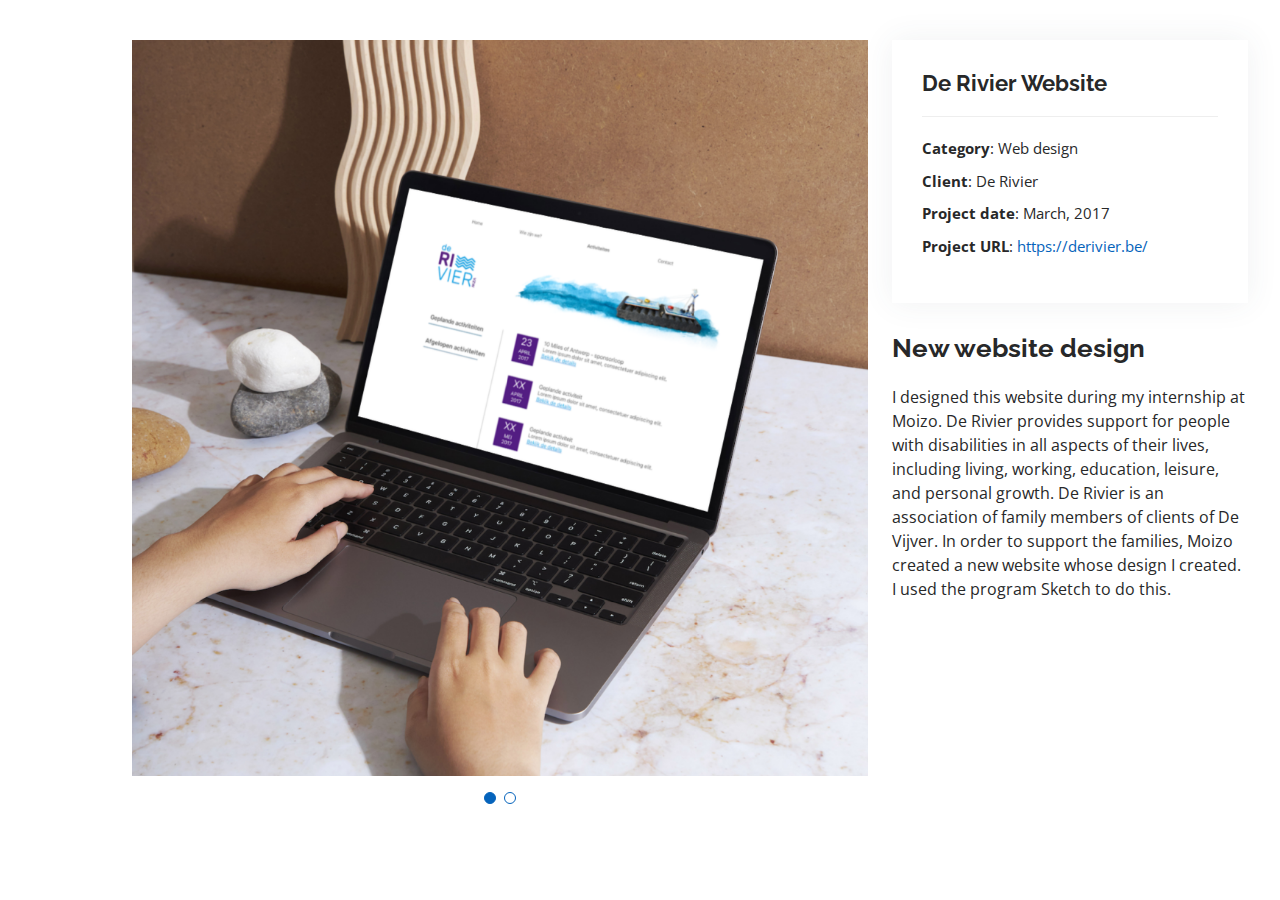
<file: portfolio-details/details_de_rivier_website.html>
<!DOCTYPE html>
<html lang="en">

<head>
  <meta charset="utf-8">
  <meta content="width=device-width, initial-scale=1.0" name="viewport">

  <title>Portfolio Details - Personal Bootstrap Template</title>
  <meta content="" name="description">
  <meta content="" name="keywords">

  <!-- Favicons -->
  <link href="../assets/img/favicon.png" rel="icon">
  <link href="../assets/img/apple-touch-icon.png" rel="apple-touch-icon">

  <!-- Google Fonts -->
  <link href="https://fonts.googleapis.com/css?family=Open+Sans:300,300i,400,400i,600,600i,700,700i|Raleway:300,300i,400,400i,500,500i,600,600i,700,700i|Poppins:300,300i,400,400i,500,500i,600,600i,700,700i" rel="stylesheet">

  <!-- Vendor CSS Files -->
  <link href="../assets/vendor/aos/aos.css" rel="stylesheet">
  <link href="../assets/vendor/bootstrap/css/bootstrap.min.css" rel="stylesheet">
  <link href="../assets/vendor/bootstrap-icons/bootstrap-icons.css" rel="stylesheet">
  <link href="../assets/vendor/boxicons/css/boxicons.min.css" rel="stylesheet">
  <link href="../assets/vendor/glightbox/css/glightbox.min.css" rel="stylesheet">
  <link href="../assets/vendor/swiper/swiper-bundle.min.css" rel="stylesheet">

  <!-- Template Main CSS File -->
  <link href="../assets/css/style.css" rel="stylesheet">

</head>

<body>

  <main id="main">

    <!-- ======= Portfolio Details Section ======= -->
    <section id="portfolio-details" class="portfolio-details">
      <div class="container">

        <div class="row gy-4">

          <div class="col-lg-8">
            <div class="portfolio-details-slider swiper">
              <div class="swiper-wrapper align-items-center">
                <div class="swiper-slide">
                  <img src="../assets/img/portfolio/derivier_web_design.png" alt="">
                </div>
                <div class="swiper-slide">
                  <img src="../assets/img/portfolio/derivier_mockup.png" alt="">
                </div>
              </div>
              <div class="swiper-pagination"></div>
            </div>
          </div>

          <div class="col-lg-4">
            <div class="portfolio-info">
              <h3>De Rivier Website</h3>
              <ul>
                <li><strong>Category</strong>: Web design</li>
                <li><strong>Client</strong>: De Rivier</li>
                <li><strong>Project date</strong>: March, 2017</li>
                <li><strong>Project URL</strong>: <a href="#">https://derivier.be/</a></li>
              </ul>
            </div>
            <div class="portfolio-description">
              <h2>New website design</h2>
              <p>
                I designed this website during my internship at Moizo. De Rivier provides support for people with disabilities in all aspects of their lives, including living, working, education, leisure, and personal growth. De Rivier is an association of family members of clients of De Vijver. In order to support the families, Moizo created a new website whose design I created. I used the program Sketch to do this.
            </div>
          </div>

        </div>

      </div>
    </section><!-- End Portfolio Details Section -->

  </main><!-- End #main -->

  <div id="preloader"></div>
  <a href="#" class="back-to-top d-flex align-items-center justify-content-center"><i class="bi bi-arrow-up-short"></i></a>

  <!-- Vendor JS Files -->
  <script src="../assets/vendor/purecounter/purecounter_vanilla.js"></script>
  <script src="../assets/vendor/aos/aos.js"></script>
  <script src="../assets/vendor/bootstrap/js/bootstrap.bundle.min.js"></script>
  <script src="../assets/vendor/glightbox/js/glightbox.min.js"></script>
  <script src="../assets/vendor/isotope-layout/isotope.pkgd.min.js"></script>
  <script src="../assets/vendor/swiper/swiper-bundle.min.js"></script>
  <script src="../assets/vendor/typed.js/typed.min.js"></script>
  <script src="../assets/vendor/waypoints/noframework.waypoints.js"></script>

  <!-- Template Main JS File -->
  <script src="../assets/js/main.js"></script>

</body>

</html>
</file>
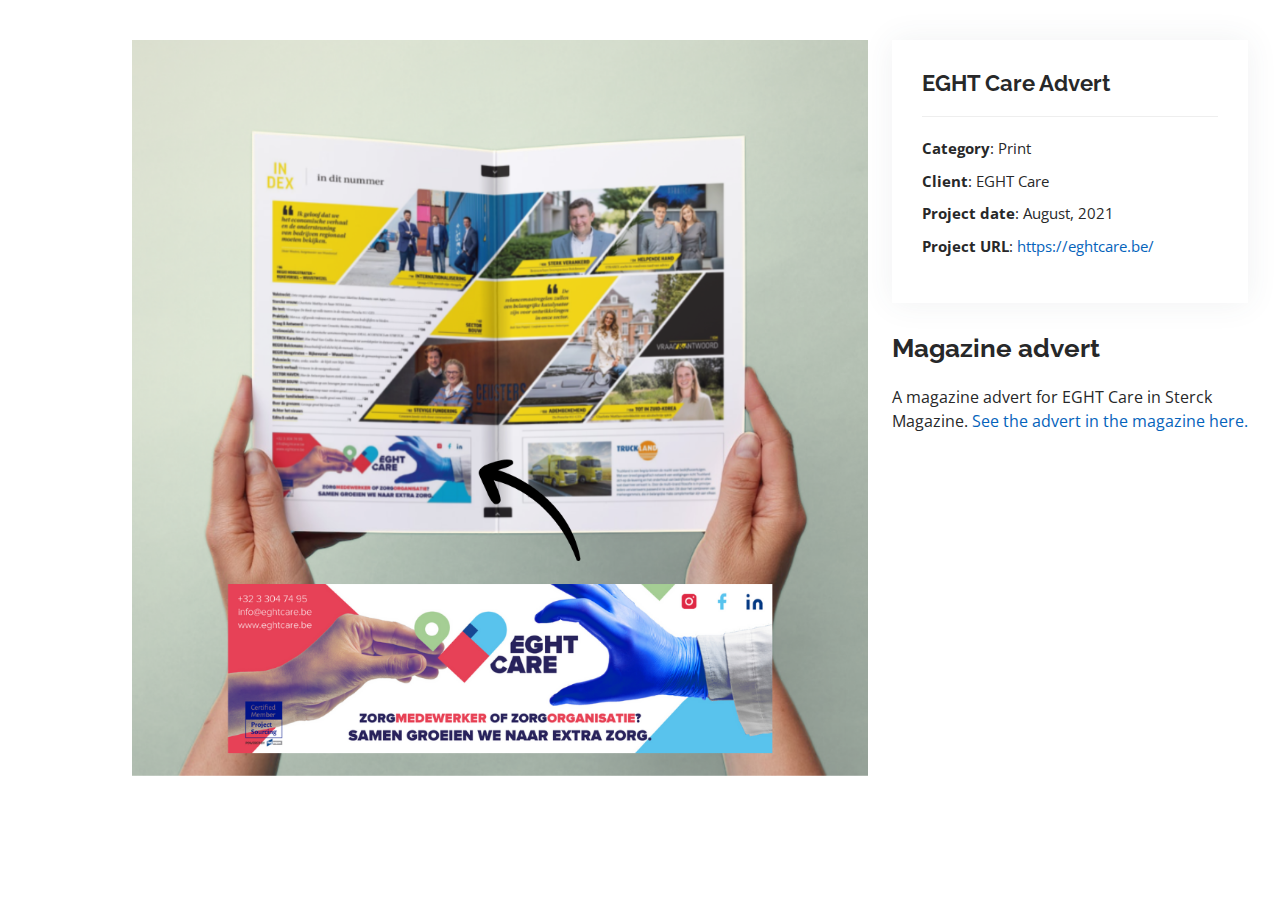
<file: portfolio-details/details_eght_care.html>
<!DOCTYPE html>
<html lang="en">

<head>
  <meta charset="utf-8">
  <meta content="width=device-width, initial-scale=1.0" name="viewport">

  <title>Portfolio Details - Personal Bootstrap Template</title>
  <meta content="" name="description">
  <meta content="" name="keywords">

  <!-- Favicons -->
  <link href="../assets/img/favicon.png" rel="icon">
  <link href="../assets/img/apple-touch-icon.png" rel="apple-touch-icon">

  <!-- Google Fonts -->
  <link href="https://fonts.googleapis.com/css?family=Open+Sans:300,300i,400,400i,600,600i,700,700i|Raleway:300,300i,400,400i,500,500i,600,600i,700,700i|Poppins:300,300i,400,400i,500,500i,600,600i,700,700i" rel="stylesheet">

  <!-- Vendor CSS Files -->
  <link href="../assets/vendor/aos/aos.css" rel="stylesheet">
  <link href="../assets/vendor/bootstrap/css/bootstrap.min.css" rel="stylesheet">
  <link href="../assets/vendor/bootstrap-icons/bootstrap-icons.css" rel="stylesheet">
  <link href="../assets/vendor/boxicons/css/boxicons.min.css" rel="stylesheet">
  <link href="../assets/vendor/glightbox/css/glightbox.min.css" rel="stylesheet">
  <link href="../assets/vendor/swiper/swiper-bundle.min.css" rel="stylesheet">

  <!-- Template Main CSS File -->
  <link href="../assets/css/style.css" rel="stylesheet">

</head>

<body>

  <main id="main">

    <!-- ======= Portfolio Details Section ======= -->
    <section id="portfolio-details" class="portfolio-details">
      <div class="container">

        <div class="row gy-4">

          <div class="col-lg-8">
            <div class="portfolio-details-slider swiper">
              <div class="swiper-wrapper align-items-center">
                  <img src="../assets/img/portfolio/EGHT Care advert mock up.png" alt="">
              </div>
            </div>
          </div>

          <div class="col-lg-4">
            <div class="portfolio-info">
              <h3>EGHT Care Advert</h3>
              <ul>
                <li><strong>Category</strong>: Print</li>
                <li><strong>Client</strong>: EGHT Care</li>
                <li><strong>Project date</strong>: August, 2021</li>
                <li><strong>Project URL</strong>: <a href="#">https://eghtcare.be/</a></li>
              </ul>
            </div>
            <div class="portfolio-description">
              <h2>Magazine advert</h2>
              <p>
                A magazine advert for EGHT Care in Sterck Magazine. <a href="https://magazine.knack.be/makr/epaper/OY/2021/3/y2eZ64WVvaDQa/RgoH9bGsfWYOxIACBLAl9YpeNnKxQ%253D/3DI/html5/index.html">See the advert in the magazine here.</a>
              </p>
            </div>
          </div>

        </div>

      </div>
    </section><!-- End Portfolio Details Section -->

  </main><!-- End #main -->

  <div id="preloader"></div>
  <a href="#" class="back-to-top d-flex align-items-center justify-content-center"><i class="bi bi-arrow-up-short"></i></a>

  <!-- Vendor JS Files -->
  <script src="../assets/vendor/purecounter/purecounter_vanilla.js"></script>
  <script src="../assets/vendor/aos/aos.js"></script>
  <script src="../assets/vendor/bootstrap/js/bootstrap.bundle.min.js"></script>
  <script src="../assets/vendor/glightbox/js/glightbox.min.js"></script>
  <script src="../assets/vendor/isotope-layout/isotope.pkgd.min.js"></script>
  <script src="../assets/vendor/swiper/swiper-bundle.min.js"></script>
  <script src="../assets/vendor/typed.js/typed.min.js"></script>
  <script src="../assets/vendor/waypoints/noframework.waypoints.js"></script>

  <!-- Template Main JS File -->
  <script src="../assets/js/main.js"></script>

</body>

</html>
</file>
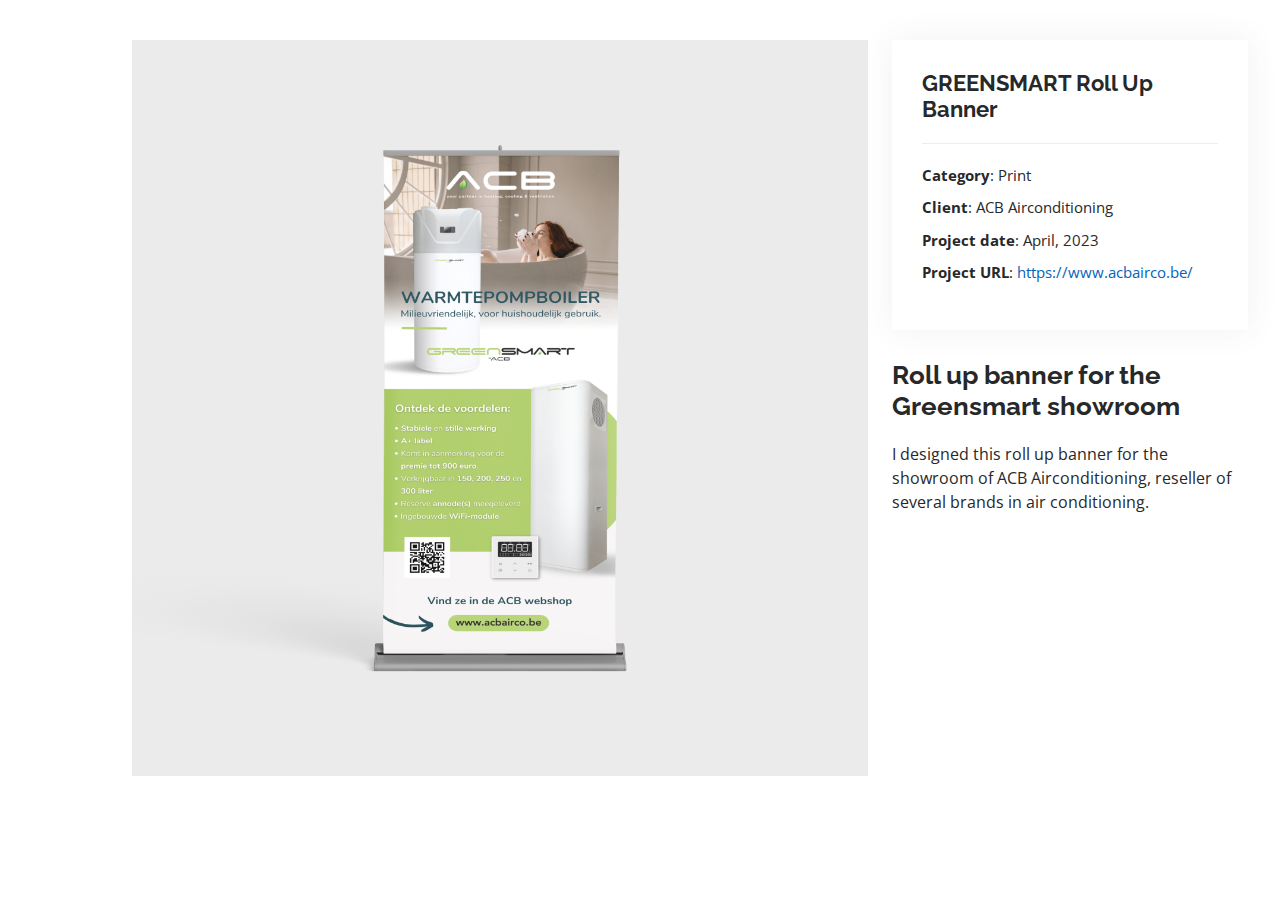
<file: portfolio-details/details_greensmart.html>
<!DOCTYPE html>
<html lang="en">

<head>
  <meta charset="utf-8">
  <meta content="width=device-width, initial-scale=1.0" name="viewport">

  <title>Portfolio Details - Personal Bootstrap Template</title>
  <meta content="" name="description">
  <meta content="" name="keywords">

  <!-- Favicons -->
  <link href="../assets/img/favicon.png" rel="icon">
  <link href="../assets/img/apple-touch-icon.png" rel="apple-touch-icon">

  <!-- Google Fonts -->
  <link href="https://fonts.googleapis.com/css?family=Open+Sans:300,300i,400,400i,600,600i,700,700i|Raleway:300,300i,400,400i,500,500i,600,600i,700,700i|Poppins:300,300i,400,400i,500,500i,600,600i,700,700i" rel="stylesheet">

  <!-- Vendor CSS Files -->
  <link href="../assets/vendor/aos/aos.css" rel="stylesheet">
  <link href="../assets/vendor/bootstrap/css/bootstrap.min.css" rel="stylesheet">
  <link href="../assets/vendor/bootstrap-icons/bootstrap-icons.css" rel="stylesheet">
  <link href="../assets/vendor/boxicons/css/boxicons.min.css" rel="stylesheet">
  <link href="../assets/vendor/glightbox/css/glightbox.min.css" rel="stylesheet">
  <link href="../assets/vendor/swiper/swiper-bundle.min.css" rel="stylesheet">

  <!-- Template Main CSS File -->
  <link href="../assets/css/style.css" rel="stylesheet">

</head>

<body>

  <main id="main">

    <!-- ======= Portfolio Details Section ======= -->
    <section id="portfolio-details" class="portfolio-details">
      <div class="container">

        <div class="row gy-4">

          <div class="col-lg-8">
            <div class="portfolio-details-slider swiper">
              <div class="swiper-wrapper align-items-center">
                  <img src="../assets/img/portfolio/GREENSMART mock up.png" alt="">
              </div>
            </div>
          </div>

          <div class="col-lg-4">
            <div class="portfolio-info">
              <h3>GREENSMART Roll Up Banner</h3>
              <ul>
                <li><strong>Category</strong>: Print</li>
                <li><strong>Client</strong>: ACB Airconditioning</li>
                <li><strong>Project date</strong>: April, 2023</li>
                <li><strong>Project URL</strong>: <a href="#">https://www.acbairco.be/</a></li>
              </ul>
            </div>
            <div class="portfolio-description">
              <h2>Roll up banner for the Greensmart showroom</h2>
              <p>
               I designed this roll up banner for the showroom of ACB Airconditioning, reseller of several brands in air conditioning.
              </p>
            </div>
          </div>

        </div>

      </div>
    </section><!-- End Portfolio Details Section -->

  </main><!-- End #main -->

  <div id="preloader"></div>
  <a href="#" class="back-to-top d-flex align-items-center justify-content-center"><i class="bi bi-arrow-up-short"></i></a>

  <!-- Vendor JS Files -->
  <script src="../assets/vendor/purecounter/purecounter_vanilla.js"></script>
  <script src="../assets/vendor/aos/aos.js"></script>
  <script src="../assets/vendor/bootstrap/js/bootstrap.bundle.min.js"></script>
  <script src="../assets/vendor/glightbox/js/glightbox.min.js"></script>
  <script src="../assets/vendor/isotope-layout/isotope.pkgd.min.js"></script>
  <script src="../assets/vendor/swiper/swiper-bundle.min.js"></script>
  <script src="../assets/vendor/typed.js/typed.min.js"></script>
  <script src="../assets/vendor/waypoints/noframework.waypoints.js"></script>

  <!-- Template Main JS File -->
  <script src="../assets/js/main.js"></script>

</body>

</html>
</file>
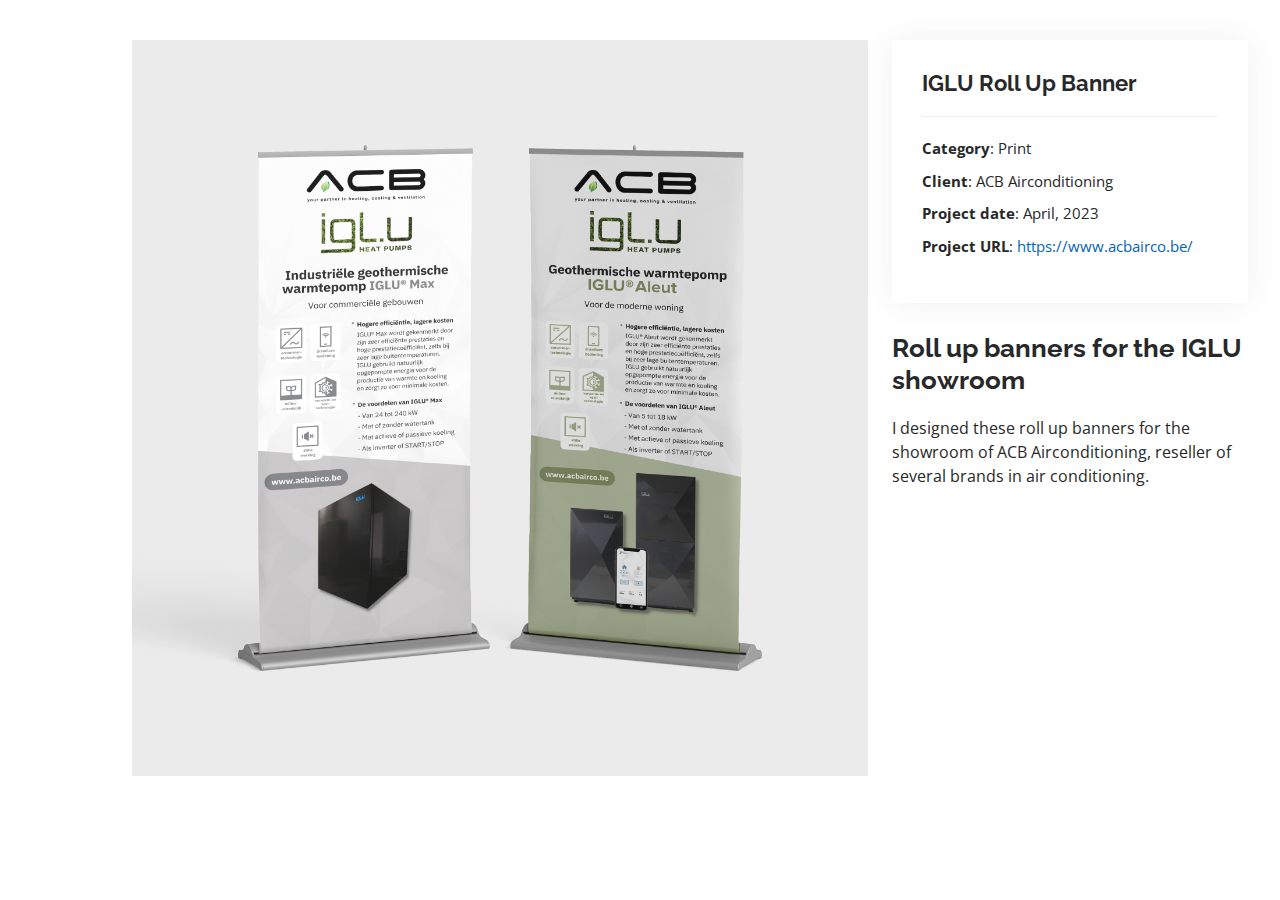
<file: portfolio-details/details_iglu.html>
<!DOCTYPE html>
<html lang="en">

<head>
  <meta charset="utf-8">
  <meta content="width=device-width, initial-scale=1.0" name="viewport">

  <title>Portfolio Details - Personal Bootstrap Template</title>
  <meta content="" name="description">
  <meta content="" name="keywords">

  <!-- Favicons -->
  <link href="../assets/img/favicon.png" rel="icon">
  <link href="../assets/img/apple-touch-icon.png" rel="apple-touch-icon">

  <!-- Google Fonts -->
  <link href="https://fonts.googleapis.com/css?family=Open+Sans:300,300i,400,400i,600,600i,700,700i|Raleway:300,300i,400,400i,500,500i,600,600i,700,700i|Poppins:300,300i,400,400i,500,500i,600,600i,700,700i" rel="stylesheet">

  <!-- Vendor CSS Files -->
  <link href="../assets/vendor/aos/aos.css" rel="stylesheet">
  <link href="../assets/vendor/bootstrap/css/bootstrap.min.css" rel="stylesheet">
  <link href="../assets/vendor/bootstrap-icons/bootstrap-icons.css" rel="stylesheet">
  <link href="../assets/vendor/boxicons/css/boxicons.min.css" rel="stylesheet">
  <link href="../assets/vendor/glightbox/css/glightbox.min.css" rel="stylesheet">
  <link href="../assets/vendor/swiper/swiper-bundle.min.css" rel="stylesheet">

  <!-- Template Main CSS File -->
  <link href="../assets/css/style.css" rel="stylesheet">

</head>

<body>

  <main id="main">

    <!-- ======= Portfolio Details Section ======= -->
    <section id="portfolio-details" class="portfolio-details">
      <div class="container">

        <div class="row gy-4">

          <div class="col-lg-8">
            <div class="portfolio-details-slider swiper">
              <div class="swiper-wrapper align-items-center">
                  <img src="../assets/img/portfolio/IGLU mock ups.png" alt="">
              </div>
            </div>
          </div>

          <div class="col-lg-4">
            <div class="portfolio-info">
              <h3>IGLU Roll Up Banner</h3>
              <ul>
                <li><strong>Category</strong>: Print</li>
                <li><strong>Client</strong>: ACB Airconditioning</li>
                <li><strong>Project date</strong>: April, 2023</li>
                <li><strong>Project URL</strong>: <a href="#">https://www.acbairco.be/</a></li>
              </ul>
            </div>
            <div class="portfolio-description">
              <h2>Roll up banners for the IGLU showroom</h2>
              <p>
                I designed these roll up banners for the showroom of ACB Airconditioning, reseller of several brands in air conditioning.
              </p>
            </div>
          </div>

        </div>

      </div>
    </section><!-- End Portfolio Details Section -->

  </main><!-- End #main -->

  <div id="preloader"></div>
  <a href="#" class="back-to-top d-flex align-items-center justify-content-center"><i class="bi bi-arrow-up-short"></i></a>

  <!-- Vendor JS Files -->
  <script src="../assets/vendor/purecounter/purecounter_vanilla.js"></script>
  <script src="../assets/vendor/aos/aos.js"></script>
  <script src="../assets/vendor/bootstrap/js/bootstrap.bundle.min.js"></script>
  <script src="../assets/vendor/glightbox/js/glightbox.min.js"></script>
  <script src="../assets/vendor/isotope-layout/isotope.pkgd.min.js"></script>
  <script src="../assets/vendor/swiper/swiper-bundle.min.js"></script>
  <script src="../assets/vendor/typed.js/typed.min.js"></script>
  <script src="../assets/vendor/waypoints/noframework.waypoints.js"></script>

  <!-- Template Main JS File -->
  <script src="../assets/js/main.js"></script>

</body>

</html>
</file>
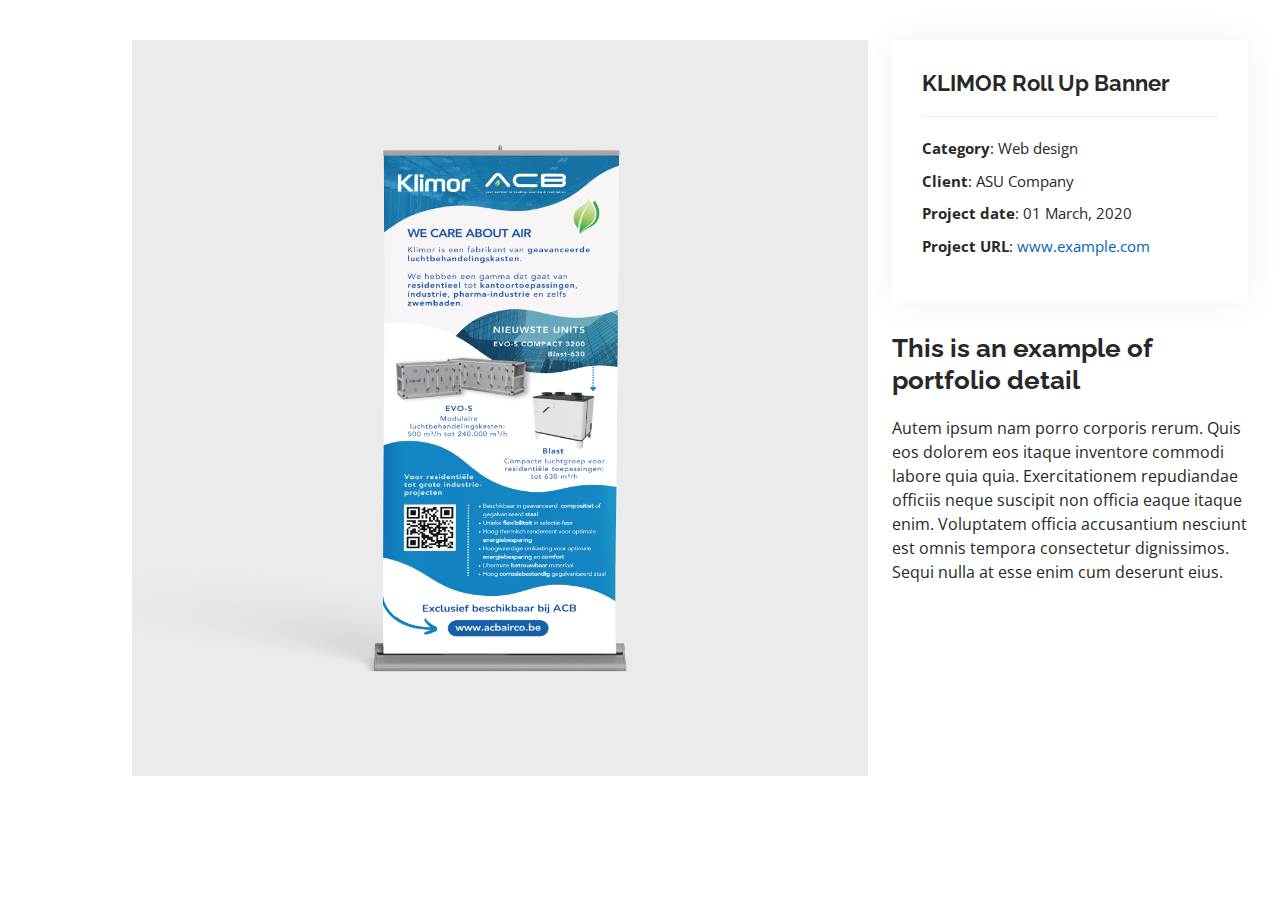
<file: portfolio-details/details_klimor.html>
<!DOCTYPE html>
<html lang="en">

<head>
  <meta charset="utf-8">
  <meta content="width=device-width, initial-scale=1.0" name="viewport">

  <title>Portfolio Details - Personal Bootstrap Template</title>
  <meta content="" name="description">
  <meta content="" name="keywords">

  <!-- Favicons -->
  <link href="../assets/img/favicon.png" rel="icon">
  <link href="../assets/img/apple-touch-icon.png" rel="apple-touch-icon">

  <!-- Google Fonts -->
  <link href="https://fonts.googleapis.com/css?family=Open+Sans:300,300i,400,400i,600,600i,700,700i|Raleway:300,300i,400,400i,500,500i,600,600i,700,700i|Poppins:300,300i,400,400i,500,500i,600,600i,700,700i" rel="stylesheet">

  <!-- Vendor CSS Files -->
  <link href="../assets/vendor/aos/aos.css" rel="stylesheet">
  <link href="../assets/vendor/bootstrap/css/bootstrap.min.css" rel="stylesheet">
  <link href="../assets/vendor/bootstrap-icons/bootstrap-icons.css" rel="stylesheet">
  <link href="../assets/vendor/boxicons/css/boxicons.min.css" rel="stylesheet">
  <link href="../assets/vendor/glightbox/css/glightbox.min.css" rel="stylesheet">
  <link href="../assets/vendor/swiper/swiper-bundle.min.css" rel="stylesheet">

  <!-- Template Main CSS File -->
  <link href="../assets/css/style.css" rel="stylesheet">

</head>

<body>

  <main id="main">

    <!-- ======= Portfolio Details Section ======= -->
    <section id="portfolio-details" class="portfolio-details">
      <div class="container">

        <div class="row gy-4">

          <div class="col-lg-8">
            <div class="portfolio-details-slider swiper">
              <div class="swiper-wrapper align-items-center">
                <div class="swiper-slide">
                  <img src="../assets/img/portfolio/KLIMOR mock up.png" alt="">
                </div>
              </div>
              <div class="swiper-pagination"></div>
            </div>
          </div>

          <div class="col-lg-4">
            <div class="portfolio-info">
              <h3>KLIMOR Roll Up Banner</h3>
              <ul>
                <li><strong>Category</strong>: Web design</li>
                <li><strong>Client</strong>: ASU Company</li>
                <li><strong>Project date</strong>: 01 March, 2020</li>
                <li><strong>Project URL</strong>: <a href="#">www.example.com</a></li>
              </ul>
            </div>
            <div class="portfolio-description">
              <h2>This is an example of portfolio detail</h2>
              <p>
                Autem ipsum nam porro corporis rerum. Quis eos dolorem eos itaque inventore commodi labore quia quia. Exercitationem repudiandae officiis neque suscipit non officia eaque itaque enim. Voluptatem officia accusantium nesciunt est omnis tempora consectetur dignissimos. Sequi nulla at esse enim cum deserunt eius.
              </p>
            </div>
          </div>

        </div>

      </div>
    </section><!-- End Portfolio Details Section -->

  </main><!-- End #main -->

  <div id="preloader"></div>
  <a href="#" class="back-to-top d-flex align-items-center justify-content-center"><i class="bi bi-arrow-up-short"></i></a>

  <!-- Vendor JS Files -->
  <script src="../assets/vendor/purecounter/purecounter_vanilla.js"></script>
  <script src="../assets/vendor/aos/aos.js"></script>
  <script src="../assets/vendor/bootstrap/js/bootstrap.bundle.min.js"></script>
  <script src="../assets/vendor/glightbox/js/glightbox.min.js"></script>
  <script src="../assets/vendor/isotope-layout/isotope.pkgd.min.js"></script>
  <script src="../assets/vendor/swiper/swiper-bundle.min.js"></script>
  <script src="../assets/vendor/typed.js/typed.min.js"></script>
  <script src="../assets/vendor/waypoints/noframework.waypoints.js"></script>

  <!-- Template Main JS File -->
  <script src="../assets/js/main.js"></script>

</body>

</html>
</file>
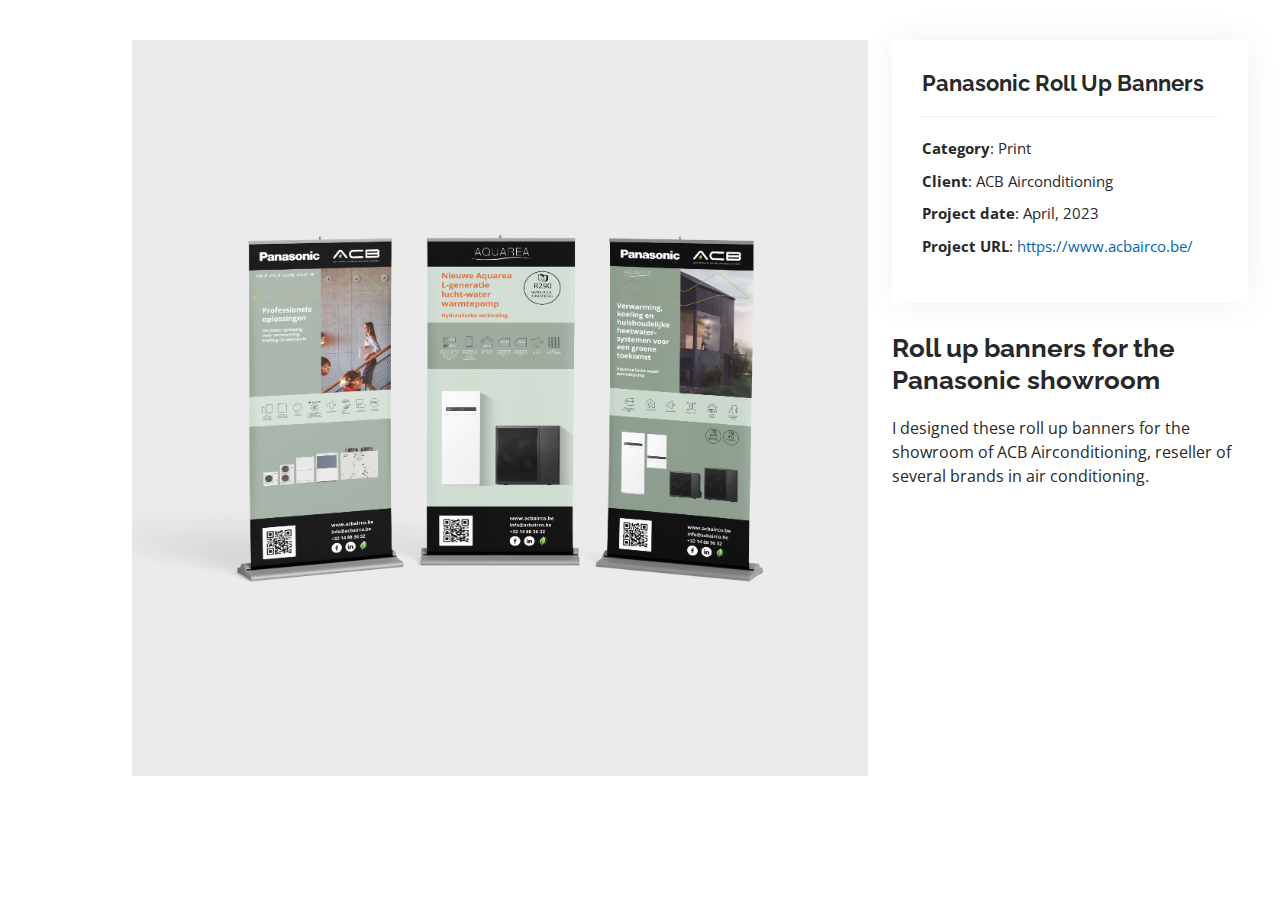
<file: portfolio-details/details_panasonic.html>
<!DOCTYPE html>
<html lang="en">

<head>
  <meta charset="utf-8">
  <meta content="width=device-width, initial-scale=1.0" name="viewport">

  <title>Portfolio Details - Personal Bootstrap Template</title>
  <meta content="" name="description">
  <meta content="" name="keywords">

  <!-- Favicons -->
  <link href="../assets/img/favicon.png" rel="icon">
  <link href="../assets/img/apple-touch-icon.png" rel="apple-touch-icon">

  <!-- Google Fonts -->
  <link href="https://fonts.googleapis.com/css?family=Open+Sans:300,300i,400,400i,600,600i,700,700i|Raleway:300,300i,400,400i,500,500i,600,600i,700,700i|Poppins:300,300i,400,400i,500,500i,600,600i,700,700i" rel="stylesheet">

  <!-- Vendor CSS Files -->
  <link href="../assets/vendor/aos/aos.css" rel="stylesheet">
  <link href="../assets/vendor/bootstrap/css/bootstrap.min.css" rel="stylesheet">
  <link href="../assets/vendor/bootstrap-icons/bootstrap-icons.css" rel="stylesheet">
  <link href="../assets/vendor/boxicons/css/boxicons.min.css" rel="stylesheet">
  <link href="../assets/vendor/glightbox/css/glightbox.min.css" rel="stylesheet">
  <link href="../assets/vendor/swiper/swiper-bundle.min.css" rel="stylesheet">

  <!-- Template Main CSS File -->
  <link href="../assets/css/style.css" rel="stylesheet">

</head>

<body>

  <main id="main">

    <!-- ======= Portfolio Details Section ======= -->
    <section id="portfolio-details" class="portfolio-details">
      <div class="container">

        <div class="row gy-4">

          <div class="col-lg-8">
            <div class="portfolio-details-slider swiper">
              <div class="swiper-wrapper align-items-center">
                  <img src="../assets/img/portfolio/PANASONIC mock ups.png" alt="">
              </div>
            </div>
          </div>

          <div class="col-lg-4">
            <div class="portfolio-info">
              <h3>Panasonic Roll Up Banners</h3>
              <ul>
                <li><strong>Category</strong>: Print</li>
                <li><strong>Client</strong>: ACB Airconditioning</li>
                <li><strong>Project date</strong>: April, 2023</li>
                <li><strong>Project URL</strong>: <a href="#">https://www.acbairco.be/</a></li>
              </ul>
            </div>
            <div class="portfolio-description">
              <h2>Roll up banners for the Panasonic showroom</h2>
              <p>
              I designed these roll up banners for the showroom of ACB Airconditioning, reseller of several brands in air conditioning.              
              </p>
            </div>
          </div>

        </div>

      </div>
    </section><!-- End Portfolio Details Section -->

  </main><!-- End #main -->

  <div id="preloader"></div>
  <a href="#" class="back-to-top d-flex align-items-center justify-content-center"><i class="bi bi-arrow-up-short"></i></a>

  <!-- Vendor JS Files -->
  <script src="../assets/vendor/purecounter/purecounter_vanilla.js"></script>
  <script src="../assets/vendor/aos/aos.js"></script>
  <script src="../assets/vendor/bootstrap/js/bootstrap.bundle.min.js"></script>
  <script src="../assets/vendor/glightbox/js/glightbox.min.js"></script>
  <script src="../assets/vendor/isotope-layout/isotope.pkgd.min.js"></script>
  <script src="../assets/vendor/swiper/swiper-bundle.min.js"></script>
  <script src="../assets/vendor/typed.js/typed.min.js"></script>
  <script src="../assets/vendor/waypoints/noframework.waypoints.js"></script>

  <!-- Template Main JS File -->
  <script src="../assets/js/main.js"></script>

</body>

</html>
</file>
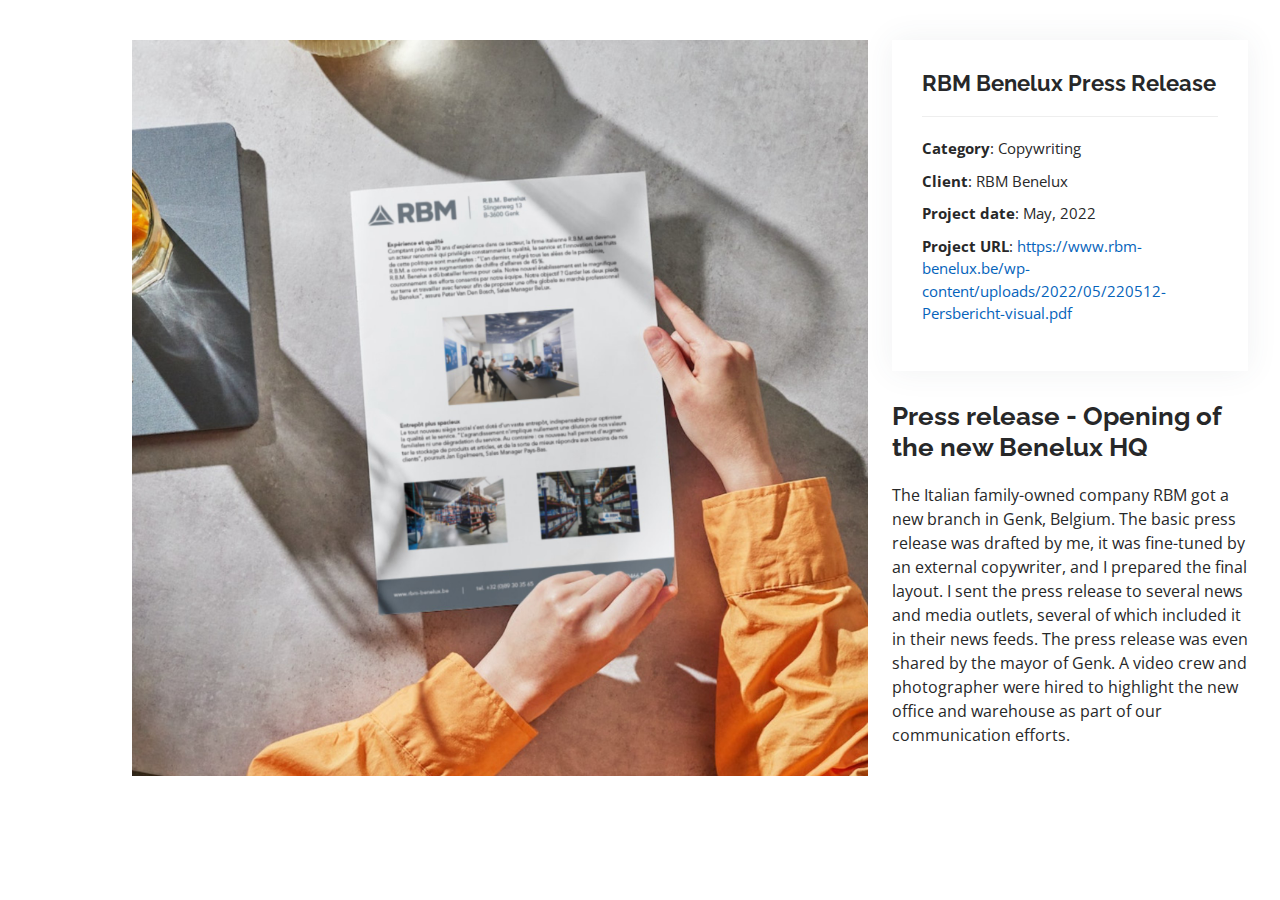
<file: portfolio-details/details_rbm_benelux_pr.html>
<!DOCTYPE html>
<html lang="en">

<head>
  <meta charset="utf-8">
  <meta content="width=device-width, initial-scale=1.0" name="viewport">

  <title>Portfolio Details - Personal Bootstrap Template</title>
  <meta content="" name="description">
  <meta content="" name="keywords">

  <!-- Favicons -->
  <link href="../assets/img/favicon.png" rel="icon">
  <link href="../assets/img/apple-touch-icon.png" rel="apple-touch-icon">

  <!-- Google Fonts -->
  <link href="https://fonts.googleapis.com/css?family=Open+Sans:300,300i,400,400i,600,600i,700,700i|Raleway:300,300i,400,400i,500,500i,600,600i,700,700i|Poppins:300,300i,400,400i,500,500i,600,600i,700,700i" rel="stylesheet">

  <!-- Vendor CSS Files -->
  <link href="../assets/vendor/aos/aos.css" rel="stylesheet">
  <link href="../assets/vendor/bootstrap/css/bootstrap.min.css" rel="stylesheet">
  <link href="../assets/vendor/bootstrap-icons/bootstrap-icons.css" rel="stylesheet">
  <link href="../assets/vendor/boxicons/css/boxicons.min.css" rel="stylesheet">
  <link href="../assets/vendor/glightbox/css/glightbox.min.css" rel="stylesheet">
  <link href="../assets/vendor/swiper/swiper-bundle.min.css" rel="stylesheet">

  <!-- Template Main CSS File -->
  <link href="../assets/css/style.css" rel="stylesheet">

</head>

<body>

  <main id="main">

    <!-- ======= Portfolio Details Section ======= -->
    <section id="portfolio-details" class="portfolio-details">
      <div class="container">

        <div class="row gy-4">

          <div class="col-lg-8">
            <div class="portfolio-details-slider swiper">
              <div class="swiper-wrapper align-items-center">
                  <img src="../assets/img/portfolio/RBM_benelux_press_release.jpg" alt="">
              </div>
            </div>
          </div>

          <div class="col-lg-4">
            <div class="portfolio-info">
              <h3>RBM Benelux Press Release</h3>
              <ul>
                <li><strong>Category</strong>: Copywriting</li>
                <li><strong>Client</strong>: RBM Benelux</li>
                <li><strong>Project date</strong>: May, 2022</li>
                <li><strong>Project URL</strong>: <a href="#">https://www.rbm-benelux.be/wp-content/uploads/2022/05/220512-Persbericht-visual.pdf</a></li>
              </ul>
            </div>
            <div class="portfolio-description">
              <h2>Press release - Opening of the new Benelux HQ</h2>
              <p>
                The Italian family-owned company RBM got a new branch in Genk, Belgium. The basic press release was drafted by me, it was fine-tuned by an external copywriter, and I prepared the final layout. I sent the press release to several news and media outlets, several of which included it in their news feeds. The press release was even shared by the mayor of Genk.
                A video crew and photographer were hired to highlight the new office and warehouse as part of our communication efforts.
              </p>
            </div>
          </div>

        </div>

      </div>
    </section><!-- End Portfolio Details Section -->

  </main><!-- End #main -->

  <div id="preloader"></div>
  <a href="#" class="back-to-top d-flex align-items-center justify-content-center"><i class="bi bi-arrow-up-short"></i></a>

  <!-- Vendor JS Files -->
  <script src="../assets/vendor/purecounter/purecounter_vanilla.js"></script>
  <script src="../assets/vendor/aos/aos.js"></script>
  <script src="../assets/vendor/bootstrap/js/bootstrap.bundle.min.js"></script>
  <script src="../assets/vendor/glightbox/js/glightbox.min.js"></script>
  <script src="../assets/vendor/isotope-layout/isotope.pkgd.min.js"></script>
  <script src="../assets/vendor/swiper/swiper-bundle.min.js"></script>
  <script src="../assets/vendor/typed.js/typed.min.js"></script>
  <script src="../assets/vendor/waypoints/noframework.waypoints.js"></script>

  <!-- Template Main JS File -->
  <script src="../assets/js/main.js"></script>

</body>

</html>
</file>
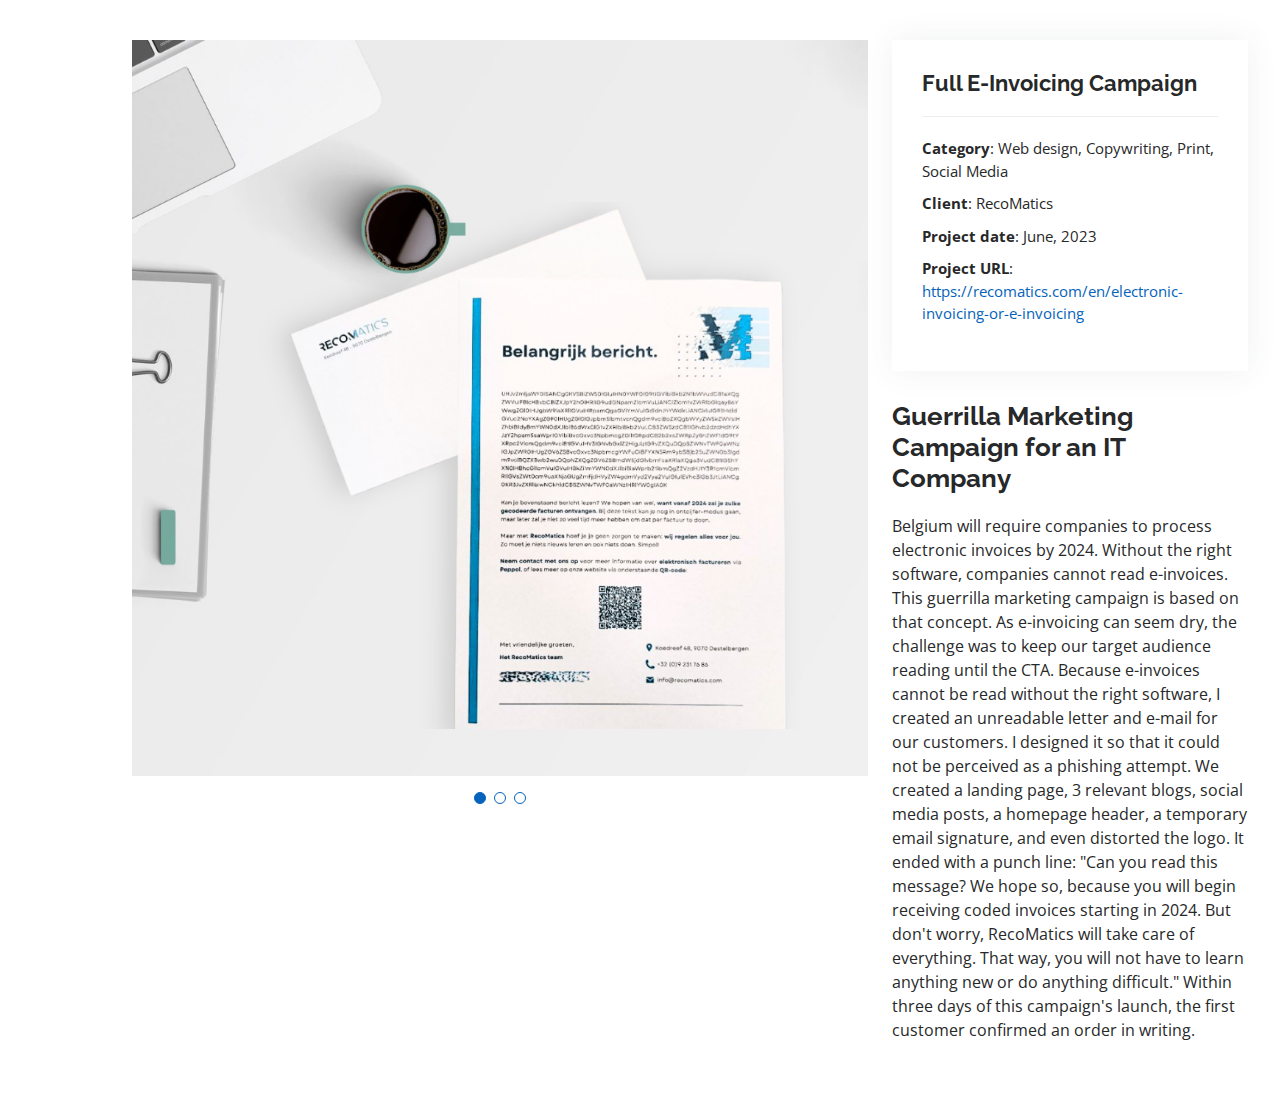
<file: portfolio-details/details_recomatics_ei.html>
<!DOCTYPE html>
<html lang="en">

<head>
  <meta charset="utf-8">
  <meta content="width=device-width, initial-scale=1.0" name="viewport">

  <title>Portfolio Details - Personal Bootstrap Template</title>
  <meta content="" name="description">
  <meta content="" name="keywords">

  <!-- Favicons -->
  <link href="../assets/img/favicon.png" rel="icon">
  <link href="../assets/img/apple-touch-icon.png" rel="apple-touch-icon">

  <!-- Google Fonts -->
  <link href="https://fonts.googleapis.com/css?family=Open+Sans:300,300i,400,400i,600,600i,700,700i|Raleway:300,300i,400,400i,500,500i,600,600i,700,700i|Poppins:300,300i,400,400i,500,500i,600,600i,700,700i" rel="stylesheet">

  <!-- Vendor CSS Files -->
  <link href="../assets/vendor/aos/aos.css" rel="stylesheet">
  <link href="../assets/vendor/bootstrap/css/bootstrap.min.css" rel="stylesheet">
  <link href="../assets/vendor/bootstrap-icons/bootstrap-icons.css" rel="stylesheet">
  <link href="../assets/vendor/boxicons/css/boxicons.min.css" rel="stylesheet">
  <link href="../assets/vendor/glightbox/css/glightbox.min.css" rel="stylesheet">
  <link href="../assets/vendor/swiper/swiper-bundle.min.css" rel="stylesheet">

  <!-- Template Main CSS File -->
  <link href="../assets/css/style.css" rel="stylesheet">

</head>

<body>

  <main id="main">

    <!-- ======= Portfolio Details Section ======= -->
    <section id="portfolio-details" class="portfolio-details">
      <div class="container">

        <div class="row gy-4">

          <div class="col-lg-8">
            <div class="portfolio-details-slider swiper">
              <div class="swiper-wrapper align-items-center">

                <div class="swiper-slide">
                  <img src="../assets/img/portfolio/RECOMATICS_EI_Campaign_2.png" alt="">
                </div>
                <div class="swiper-slide">
                  <img src="../assets/img/portfolio/RECOMATICS_EI_Campaign_1.png" alt="">
                </div>
                <div class="swiper-slide">
                  <img src="../assets/img/portfolio/RECOMATICS_EI_Campaign_3.png" alt="">
                </div>

              </div>
              <div class="swiper-pagination"></div>
            </div>
          </div>

          <div class="col-lg-4">
            <div class="portfolio-info">
              <h3>Full E-Invoicing Campaign</h3>
              <ul>
                <li><strong>Category</strong>: Web design, Copywriting, Print, Social Media</li>
                <li><strong>Client</strong>: RecoMatics</li>
                <li><strong>Project date</strong>: June, 2023</li>
                <li><strong>Project URL</strong>: <a href="#">https://recomatics.com/en/electronic-invoicing-or-e-invoicing</a></li>
              </ul>
            </div>
            <div class="portfolio-description">
              <h2>Guerrilla Marketing Campaign for an IT Company</h2>
              <p>
                Belgium will require companies to process electronic invoices by 2024. Without the right software, companies cannot read e-invoices. This guerrilla marketing campaign is based on that concept.
                As e-invoicing can seem dry, the challenge was to keep our target audience reading until the CTA. Because e-invoices cannot be read without the right software, I created an unreadable letter and e-mail for our customers. I designed it so that it could not be perceived as a phishing attempt. We created a landing page, 3 relevant blogs, social media posts, a homepage header, a temporary email signature, and even distorted the logo.
                It ended with a punch line: "Can you read this message? We hope so, because you will begin receiving coded invoices starting in 2024. But don't worry, RecoMatics will take care of everything. That way, you will not have to learn anything new or do anything difficult."
                Within three days of this campaign's launch, the first customer confirmed an order in writing.
              </p>
            </div>
          </div>

        </div>

      </div>
    </section><!-- End Portfolio Details Section -->

  </main><!-- End #main -->

  <div id="preloader"></div>
  <a href="#" class="back-to-top d-flex align-items-center justify-content-center"><i class="bi bi-arrow-up-short"></i></a>

  <!-- Vendor JS Files -->
  <script src="../assets/vendor/purecounter/purecounter_vanilla.js"></script>
  <script src="../assets/vendor/aos/aos.js"></script>
  <script src="../assets/vendor/bootstrap/js/bootstrap.bundle.min.js"></script>
  <script src="../assets/vendor/glightbox/js/glightbox.min.js"></script>
  <script src="../assets/vendor/isotope-layout/isotope.pkgd.min.js"></script>
  <script src="../assets/vendor/swiper/swiper-bundle.min.js"></script>
  <script src="../assets/vendor/typed.js/typed.min.js"></script>
  <script src="../assets/vendor/waypoints/noframework.waypoints.js"></script>

  <!-- Template Main JS File -->
  <script src="../assets/js/main.js"></script>

</body>

</html>
</file>
<file: assets/css/style.css>
/*--------------------------------------------------------------
# General
--------------------------------------------------------------*/
body {
  font-family: "Open Sans", sans-serif;
  color: #272829;
}

a {
  color: #0563bb;
  text-decoration: none;
}

a:hover {
  color: #067ded;
  text-decoration: none;
}

h1,
h2,
h3,
h4,
h5,
h6 {
  font-family: "Raleway", sans-serif;
}

/*--------------------------------------------------------------
# Back to top button
--------------------------------------------------------------*/
.back-to-top {
  position: fixed;
  visibility: hidden;
  opacity: 0;
  right: 15px;
  bottom: 15px;
  z-index: 996;
  background: #0563bb;
  width: 40px;
  height: 40px;
  border-radius: 50px;
  transition: all 0.4s;
}

.back-to-top i {
  font-size: 28px;
  color: #fff;
  line-height: 0;
}

.back-to-top:hover {
  background: #0678e3;
  color: #fff;
}

.back-to-top.active {
  visibility: visible;
  opacity: 1;
}

/*--------------------------------------------------------------
# Preloader
--------------------------------------------------------------*/
#preloader {
  position: fixed;
  top: 0;
  left: 0;
  right: 0;
  bottom: 0;
  z-index: 9999;
  overflow: hidden;
  background: #fff;
}

#preloader:before {
  content: "";
  position: fixed;
  top: calc(50% - 30px);
  left: calc(50% - 30px);
  border: 6px solid #0563bb;
  border-top-color: #fff;
  border-bottom-color: #fff;
  border-radius: 50%;
  width: 60px;
  height: 60px;
  animation: animate-preloader 1s linear infinite;
}

@keyframes animate-preloader {
  0% {
    transform: rotate(0deg);
  }

  100% {
    transform: rotate(360deg);
  }
}

/*--------------------------------------------------------------
# Disable aos animation delay on mobile devices
--------------------------------------------------------------*/
@media screen and (max-width: 768px) {
  [data-aos-delay] {
    transition-delay: 0 !important;
  }
}

/*--------------------------------------------------------------
# Header
--------------------------------------------------------------*/
#header {
  position: fixed;
  top: 0;
  left: 0;
  bottom: 0;
  z-index: 9997;
  transition: all 0.5s;
  padding: 15px;
  overflow-y: auto;
}

@media (max-width: 991px) {
  #header {
    width: 300px;
    background: #fff;
    border-right: 1px solid #e6e9ec;
    left: -300px;
  }
}

@media (min-width: 991px) {
  #main {
    margin-left: 100px;
  }
}

/*--------------------------------------------------------------
# Navigation Menu
--------------------------------------------------------------*/
/**
* Desktop Navigation 
*/
.nav-menu {
  padding: 0;
  display: block;
}

.nav-menu * {
  margin: 0;
  padding: 0;
  list-style: none;
}

.nav-menu>ul>li {
  position: relative;
  white-space: nowrap;
}

.nav-menu a,
.nav-menu a:focus {
  display: flex;
  align-items: center;
  color: #45505b;
  padding: 10px 18px;
  margin-bottom: 8px;
  transition: 0.3s;
  font-size: 15px;
  border-radius: 50px;
  background: #f2f3f5;
  height: 56px;
  width: 100%;
  overflow: hidden;
  transition: 0.3s;
}

.nav-menu a i,
.nav-menu a:focus i {
  font-size: 20px;
}

.nav-menu a span,
.nav-menu a:focus span {
  padding: 0 5px 0 7px;
  color: #45505b;
}

@media (min-width: 992px) {

  .nav-menu a,
  .nav-menu a:focus {
    width: 56px;
  }

  .nav-menu a span,
  .nav-menu a:focus span {
    display: none;
    color: #fff;
  }
}

.nav-menu a:hover,
.nav-menu .active,
.nav-menu .active:focus,
.nav-menu li:hover>a {
  color: #fff;
  background: #0563bb;
}

.nav-menu a:hover span,
.nav-menu .active span,
.nav-menu .active:focus span,
.nav-menu li:hover>a span {
  color: #fff;
}

.nav-menu a:hover,
.nav-menu li:hover>a {
  width: 100%;
  color: #fff;
}

.nav-menu a:hover span,
.nav-menu li:hover>a span {
  display: block;
}

/**
* Mobile Navigation 
*/
.mobile-nav-toggle {
  position: fixed;
  right: 10px;
  top: 10px;
  z-index: 9998;
  border: 0;
  background: none;
  font-size: 28px;
  transition: all 0.4s;
  outline: none !important;
  line-height: 0;
  cursor: pointer;
  border-radius: 50px;
  padding: 5px;
}

.mobile-nav-toggle i {
  color: #45505b;
}

.mobile-nav-active {
  overflow: hidden;
}

.mobile-nav-active #header {
  left: 0;
}

.mobile-nav-active .mobile-nav-toggle {
  color: #fff;
  background-color: #0563bb;
}

/*--------------------------------------------------------------
# Hero Section
--------------------------------------------------------------*/
#hero {
  width: 100%;
  height: 100vh;
  background: url("../img/hero-bg.jpg") top right no-repeat;
  background-size: cover;
  position: relative;
}

@media (min-width: 992px) {
  #hero {
    padding-left: 160px;
  }
}

#hero:before {
  content: "";
  background: rgba(255, 255, 255, 0.8);
  position: absolute;
  bottom: 0;
  top: 0;
  left: 0;
  right: 0;
}

#hero h1 {
  margin: 0;
  font-size: 64px;
  font-weight: 700;
  line-height: 56px;
  color: #45505b;
}

#hero p {
  color: #45505b;
  margin: 15px 0 0 0;
  font-size: 26px;
  font-family: "Poppins", sans-serif;
}

#hero p span {
  color: #0563bb;
  letter-spacing: 1px;
}

#hero .social-links {
  margin-top: 0px;
}

#hero .social-links a {
  font-size: 24px;
  display: inline-block;
  color: #45505b;
  line-height: 1;
  margin-right: 20px;
  transition: 0.3s;
}

#hero .social-links a:hover {
  color: #0563bb;
}

@media (max-width: 992px) {
  #hero {
    text-align: center;
  }

  #hero h1 {
    font-size: 32px;
    line-height: 36px;
  }

  #hero p {
    margin-top: 10px;
    font-size: 20px;
    line-height: 24px;
  }
}

/*--------------------------------------------------------------
# Sections General
--------------------------------------------------------------*/
section {
  padding: 60px 0;
  overflow: hidden;
}

.section-title {
  text-align: center;
  padding-bottom: 30px;
}

.section-title h2 {
  font-size: 32px;
  font-weight: bold;
  text-transform: uppercase;
  margin-bottom: 20px;
  padding-bottom: 20px;
  position: relative;
  color: #45505b;
}

.section-title h2::before {
  content: "";
  position: absolute;
  display: block;
  width: 120px;
  height: 1px;
  background: #ddd;
  bottom: 1px;
  left: calc(50% - 60px);
}

.section-title h2::after {
  content: "";
  position: absolute;
  display: block;
  width: 40px;
  height: 3px;
  background: #0563bb;
  bottom: 0;
  left: calc(50% - 20px);
}

.section-title p {
  margin-bottom: 0;
}

/*--------------------------------------------------------------
# About
--------------------------------------------------------------*/
.about .content h3 {
  font-weight: 700;
  font-size: 26px;
  color: #728394;
}

.about .content ul {
  list-style: none;
  padding: 0;
}

.about .content ul li {
  margin-bottom: 20px;
  display: flex;
  align-items: center;
}

.about .content ul strong {
  margin-right: 10px;
}

.about .content ul i {
  font-size: 16px;
  margin-right: 5px;
  color: #0563bb;
  line-height: 0;
}

.about .content p:last-child {
  margin-bottom: 0;
}

/*--------------------------------------------------------------
# Facts
--------------------------------------------------------------*/
.facts .count-box {
  padding: 30px 30px 25px 30px;
  margin-top: 30px;
  width: 100%;
  position: relative;
  text-align: center;
  background: #fff;
}

.facts .count-box i {
  position: absolute;
  top: -25px;
  left: 50%;
  transform: translateX(-50%);
  font-size: 24px;
  background: #0563bb;
  color: #fff;
  border-radius: 50px;
  display: inline-flex;
  align-items: center;
  justify-content: center;
  width: 48px;
  height: 48px;
}

.facts .count-box span {
  font-size: 36px;
  display: block;
  font-weight: 600;
  color: #011426;
}

.facts .count-box p {
  padding: 0;
  margin: 0;
  font-family: "Raleway", sans-serif;
  font-size: 14px;
}

/*--------------------------------------------------------------
# Akills
--------------------------------------------------------------*/
.skills .progress {
  height: 60px;
  display: block;
  background: none;
  border-radius: 0;
}

.skills .progress .skill {
  padding: 10px 0;
  margin: 0;
  text-transform: uppercase;
  display: block;
  font-weight: 600;
  font-family: "Poppins", sans-serif;
  color: #45505b;
}

.skills .progress .skill .val {
  float: right;
  font-style: normal;
}

.skills .progress-bar-wrap {
  background: #f2f3f5;
}

.skills .progress-bar {
  width: 1px;
  height: 10px;
  transition: 0.9s;
  background-color: #0563bb;
}

/*--------------------------------------------------------------
# Resume
--------------------------------------------------------------*/
.resume .resume-title {
  font-size: 26px;
  font-weight: 700;
  margin-top: 20px;
  margin-bottom: 20px;
  color: #45505b;
}

.resume .resume-item {
  padding: 0 0 20px 20px;
  margin-top: -2px;
  border-left: 2px solid #0563bb;
  position: relative;
}

.resume .resume-item h4 {
  line-height: 18px;
  font-size: 18px;
  font-weight: 600;
  text-transform: uppercase;
  font-family: "Poppins", sans-serif;
  color: #0563bb;
  margin-bottom: 10px;
}

.resume .resume-item h5 {
  font-size: 16px;
  background: #f7f8f9;
  padding: 5px 15px;
  display: inline-block;
  font-weight: 600;
  margin-bottom: 10px;
}

.resume .resume-item ul {
  padding-left: 20px;
}

.resume .resume-item ul li {
  padding-bottom: 10px;
}

.resume .resume-item:last-child {
  padding-bottom: 0;
}

.resume .resume-item::before {
  content: "";
  position: absolute;
  width: 16px;
  height: 16px;
  border-radius: 50px;
  left: -9px;
  top: 0;
  background: #fff;
  border: 2px solid #0563bb;
}

/*--------------------------------------------------------------
# Portfolio
--------------------------------------------------------------*/
.portfolio .portfolio-item {
  margin-bottom: 30px;
}

.portfolio #portfolio-flters {
  padding: 0;
  margin: 0 auto 25px auto;
  list-style: none;
  text-align: center;
  background: #fff;
  border-radius: 50px;
  padding: 2px 15px;
}

.portfolio #portfolio-flters li {
  cursor: pointer;
  display: inline-block;
  padding: 10px 15px;
  font-size: 14px;
  font-weight: 600;
  line-height: 1;
  text-transform: uppercase;
  color: #272829;
  margin-bottom: 5px;
  transition: all 0.3s ease-in-out;
}

.portfolio #portfolio-flters li:hover,
.portfolio #portfolio-flters li.filter-active {
  color: #0563bb;
}

.portfolio #portfolio-flters li:last-child {
  margin-right: 0;
}

.portfolio .portfolio-wrap {
  transition: 0.3s;
  position: relative;
  overflow: hidden;
  z-index: 1;
  background: rgba(69, 80, 91, 0.8);
}

.portfolio .portfolio-wrap::before {
  content: "";
  background: rgba(255, 255, 255, 0.7);
  position: absolute;
  left: 30px;
  right: 30px;
  top: 30px;
  bottom: 30px;
  transition: all ease-in-out 0.3s;
  z-index: 2;
  opacity: 0;
}

.portfolio .portfolio-wrap .portfolio-info {
  opacity: 0;
  position: absolute;
  top: 0;
  left: 0;
  right: 0;
  bottom: 0;
  text-align: center;
  z-index: 3;
  transition: all ease-in-out 0.3s;
  display: flex;
  flex-direction: column;
  justify-content: center;
  align-items: center;
}

.portfolio .portfolio-wrap .portfolio-info::before {
  display: block;
  content: "";
  width: 48px;
  height: 48px;
  position: absolute;
  top: 35px;
  left: 35px;
  border-top: 3px solid #d7dce1;
  border-left: 3px solid #d7dce1;
  transition: all 0.5s ease 0s;
  z-index: 9994;
}

.portfolio .portfolio-wrap .portfolio-info::after {
  display: block;
  content: "";
  width: 48px;
  height: 48px;
  position: absolute;
  bottom: 35px;
  right: 35px;
  border-bottom: 3px solid #d7dce1;
  border-right: 3px solid #d7dce1;
  transition: all 0.5s ease 0s;
  z-index: 9994;
}

.portfolio .portfolio-wrap .portfolio-info h4 {
  font-size: 20px;
  color: #45505b;
  font-weight: 600;
}

.portfolio .portfolio-wrap .portfolio-info p {
  color: #45505b;
  font-size: 14px;
  text-transform: uppercase;
  padding: 0;
  margin: 0;
}

.portfolio .portfolio-wrap .portfolio-links {
  text-align: center;
  z-index: 4;
}

.portfolio .portfolio-wrap .portfolio-links a {
  color: #45505b;
  margin: 0 2px;
  font-size: 28px;
  display: inline-block;
  transition: 0.3s;
}

.portfolio .portfolio-wrap .portfolio-links a:hover {
  color: #148af9;
}

.portfolio .portfolio-wrap:hover::before {
  top: 0;
  left: 0;
  right: 0;
  bottom: 0;
  opacity: 1;
}

.portfolio .portfolio-wrap:hover .portfolio-info {
  opacity: 1;
}

.portfolio .portfolio-wrap:hover .portfolio-info::before {
  top: 15px;
  left: 15px;
}

.portfolio .portfolio-wrap:hover .portfolio-info::after {
  bottom: 15px;
  right: 15px;
}

/*--------------------------------------------------------------
# Portfolio Details
--------------------------------------------------------------*/
.portfolio-details {
  padding-top: 40px;
}

.portfolio-details .portfolio-details-slider img {
  width: 100%;
}

.portfolio-details .portfolio-details-slider .swiper-pagination {
  margin-top: 20px;
  position: relative;
}

.portfolio-details .portfolio-details-slider .swiper-pagination .swiper-pagination-bullet {
  width: 12px;
  height: 12px;
  background-color: #fff;
  opacity: 1;
  border: 1px solid #0563bb;
}

.portfolio-details .portfolio-details-slider .swiper-pagination .swiper-pagination-bullet-active {
  background-color: #0563bb;
}

.portfolio-details .portfolio-info {
  padding: 30px;
  box-shadow: 0px 0 30px rgba(69, 80, 91, 0.08);
}

.portfolio-details .portfolio-info h3 {
  font-size: 22px;
  font-weight: 700;
  margin-bottom: 20px;
  padding-bottom: 20px;
  border-bottom: 1px solid #eee;
}

.portfolio-details .portfolio-info ul {
  list-style: none;
  padding: 0;
  font-size: 15px;
}

.portfolio-details .portfolio-info ul li+li {
  margin-top: 10px;
}

.portfolio-details .portfolio-description {
  padding-top: 30px;
}

.portfolio-details .portfolio-description h2 {
  font-size: 26px;
  font-weight: 700;
  margin-bottom: 20px;
}

.portfolio-details .portfolio-description p {
  padding: 0;
}

/*--------------------------------------------------------------
# Services
--------------------------------------------------------------*/
.services .icon-box {
  text-align: center;
  padding: 70px 20px 80px 20px;
  transition: all ease-in-out 0.3s;
  background: #fff;
  box-shadow: 0px 5px 90px 0px rgba(110, 123, 131, 0.05);
}

.services .icon-box .icon {
  margin: 0 auto;
  width: 100px;
  height: 100px;
  display: flex;
  align-items: center;
  justify-content: center;
  transition: ease-in-out 0.3s;
  position: relative;
}

.services .icon-box .icon i {
  font-size: 36px;
  transition: 0.5s;
  position: relative;
}

.services .icon-box .icon svg {
  position: absolute;
  top: 0;
  left: 0;
}

.services .icon-box .icon svg path {
  transition: 0.5s;
  fill: #f5f5f5;
}

.services .icon-box h4 {
  font-weight: 600;
  margin: 10px 0 15px 0;
  font-size: 22px;
}

.services .icon-box h4 a {
  color: #45505b;
  transition: ease-in-out 0.3s;
}

.services .icon-box p {
  line-height: 24px;
  font-size: 14px;
  margin-bottom: 0;
}

.services .icon-box:hover {
  border-color: #fff;
  box-shadow: 0px 0 35px 0 rgba(0, 0, 0, 0.08);
}

.services .iconbox-blue i {
  color: #47aeff;
}

.services .iconbox-blue:hover .icon i {
  color: #fff;
}

.services .iconbox-blue:hover .icon path {
  fill: #47aeff;
}

.services .iconbox-orange i {
  color: #ffa76e;
}

.services .iconbox-orange:hover .icon i {
  color: #fff;
}

.services .iconbox-orange:hover .icon path {
  fill: #ffa76e;
}

.services .iconbox-pink i {
  color: #e80368;
}

.services .iconbox-pink:hover .icon i {
  color: #fff;
}

.services .iconbox-pink:hover .icon path {
  fill: #e80368;
}

.services .iconbox-yellow i {
  color: #ffbb2c;
}

.services .iconbox-yellow:hover .icon i {
  color: #fff;
}

.services .iconbox-yellow:hover .icon path {
  fill: #ffbb2c;
}

.services .iconbox-red i {
  color: #ff5828;
}

.services .iconbox-red:hover .icon i {
  color: #fff;
}

.services .iconbox-red:hover .icon path {
  fill: #ff5828;
}

.services .iconbox-teal i {
  color: #11dbcf;
}

.services .iconbox-teal:hover .icon i {
  color: #fff;
}

.services .iconbox-teal:hover .icon path {
  fill: #11dbcf;
}

/*--------------------------------------------------------------
# Testimonials
--------------------------------------------------------------*/
.testimonials .section-header {
  margin-bottom: 40px;
}

.testimonials .testimonials-carousel,
.testimonials .testimonials-slider {
  overflow: hidden;
}

.testimonials .testimonial-item {
  text-align: center;
}

.testimonials .testimonial-item .testimonial-img {
  width: 120px;
  border-radius: 50%;
  border: 4px solid #fff;
  margin: 0 auto;
}

.testimonials .testimonial-item h3 {
  font-size: 20px;
  font-weight: bold;
  margin: 10px 0 5px 0;
  color: #111;
}

.testimonials .testimonial-item h4 {
  font-size: 14px;
  color: #999;
  margin: 0 0 15px 0;
}

.testimonials .testimonial-item .quote-icon-left,
.testimonials .testimonial-item .quote-icon-right {
  color: #90c8fc;
  font-size: 26px;
}

.testimonials .testimonial-item .quote-icon-left {
  display: inline-block;
  left: -5px;
  position: relative;
}

.testimonials .testimonial-item .quote-icon-right {
  display: inline-block;
  right: -5px;
  position: relative;
  top: 10px;
}

.testimonials .testimonial-item p {
  font-style: italic;
  margin: 0 auto 15px auto;
}

.testimonials .swiper-pagination {
  margin-top: 20px;
  position: relative;
}

.testimonials .swiper-pagination .swiper-pagination-bullet {
  width: 12px;
  height: 12px;
  background-color: #fff;
  opacity: 1;
  border: 1px solid #0563bb;
}

.testimonials .swiper-pagination .swiper-pagination-bullet-active {
  background-color: #0563bb;
}

@media (min-width: 992px) {
  .testimonials .testimonial-item p {
    width: 80%;
  }
}

/*--------------------------------------------------------------
# Contact
--------------------------------------------------------------*/
.contact .info {
  width: 100%;
  background: #fff;
}

.contact .info i {
  font-size: 20px;
  color: #0563bb;
  float: left;
  width: 44px;
  height: 44px;
  background: #eef7ff;
  display: flex;
  justify-content: center;
  align-items: center;
  border-radius: 50px;
  transition: all 0.3s ease-in-out;
}

.contact .info h4 {
  padding: 0 0 0 60px;
  font-size: 22px;
  font-weight: 600;
  margin-bottom: 5px;
  color: #45505b;
}

.contact .info p {
  padding: 0 0 0 60px;
  margin-bottom: 0;
  font-size: 14px;
  color: #728394;
}

.contact .info .email,
.contact .info .phone {
  margin-top: 40px;
}

.contact .info .email:hover i,
.contact .info .address:hover i,
.contact .info .phone:hover i {
  background: #0563bb;
  color: #fff;
}

.contact .php-email-form {
  width: 100%;
  background: #fff;
}

.contact .php-email-form .form-group {
  padding-bottom: 8px;
}

.contact .php-email-form .error-message {
  display: none;
  color: #fff;
  background: #ed3c0d;
  text-align: left;
  padding: 15px;
  font-weight: 600;
}

.contact .php-email-form .error-message br+br {
  margin-top: 25px;
}

.contact .php-email-form .sent-message {
  display: none;
  color: #fff;
  background: #18d26e;
  text-align: center;
  padding: 15px;
  font-weight: 600;
}

.contact .php-email-form .loading {
  display: none;
  background: #fff;
  text-align: center;
  padding: 15px;
}

.contact .php-email-form .loading:before {
  content: "";
  display: inline-block;
  border-radius: 50%;
  width: 24px;
  height: 24px;
  margin: 0 10px -6px 0;
  border: 3px solid #18d26e;
  border-top-color: #eee;
  animation: animate-loading 1s linear infinite;
}

.contact .php-email-form input,
.contact .php-email-form textarea {
  border-radius: 4px;
  box-shadow: none;
  font-size: 14px;
}

.contact .php-email-form input {
  height: 44px;
}

.contact .php-email-form textarea {
  padding: 10px 12px;
}

.contact .php-email-form button[type=submit] {
  background: #0563bb;
  border: 0;
  padding: 10px 35px;
  color: #fff;
  transition: 0.4s;
  border-radius: 50px;
}

.contact .php-email-form button[type=submit]:hover {
  background: #0678e3;
}

@keyframes animate-loading {
  0% {
    transform: rotate(0deg);
  }

  100% {
    transform: rotate(360deg);
  }
}

/*--------------------------------------------------------------
# Footer
--------------------------------------------------------------*/
#footer {
  background: #f7f8f9;
  color: #45505b;
  font-size: 14px;
  text-align: center;
  padding: 30px 0;
}

#footer h3 {
  font-size: 36px;
  font-weight: 700;
  position: relative;
  font-family: "Poppins", sans-serif;
  padding: 0;
  margin: 0 0 15px 0;
}

#footer p {
  font-size: 15;
  font-style: italic;
  padding: 0;
  margin: 0 0 40px 0;
}

#footer .social-links {
  margin: 0 0 40px 0;
}

#footer .social-links a {
  font-size: 18px;
  display: inline-block;
  background: #0563bb;
  color: #fff;
  line-height: 1;
  padding: 8px 0;
  margin-right: 4px;
  border-radius: 50%;
  text-align: center;
  width: 36px;
  height: 36px;
  transition: 0.3s;
}

#footer .social-links a:hover {
  background: #0678e3;
  color: #fff;
  text-decoration: none;
}

#footer .copyright {
  margin: 0 0 5px 0;
}

#footer .credits {
  font-size: 13px;
}
</file>
